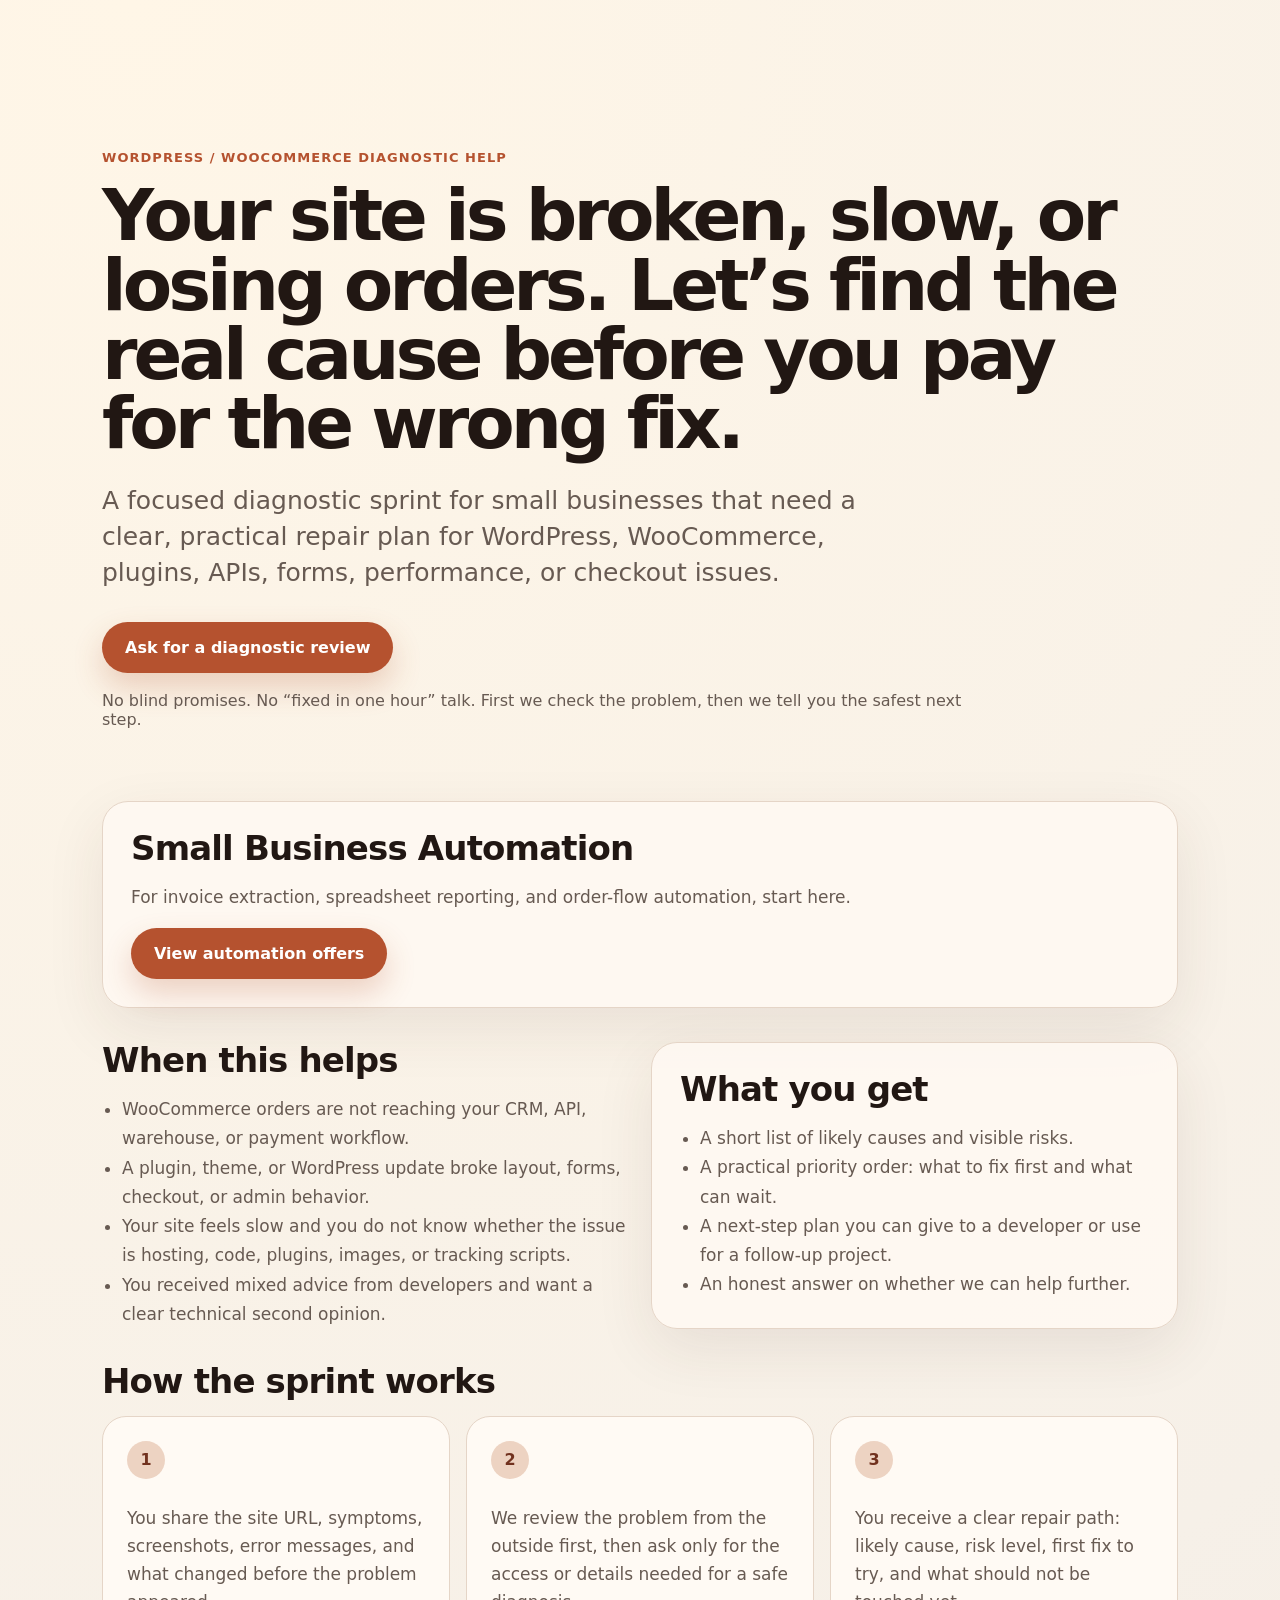
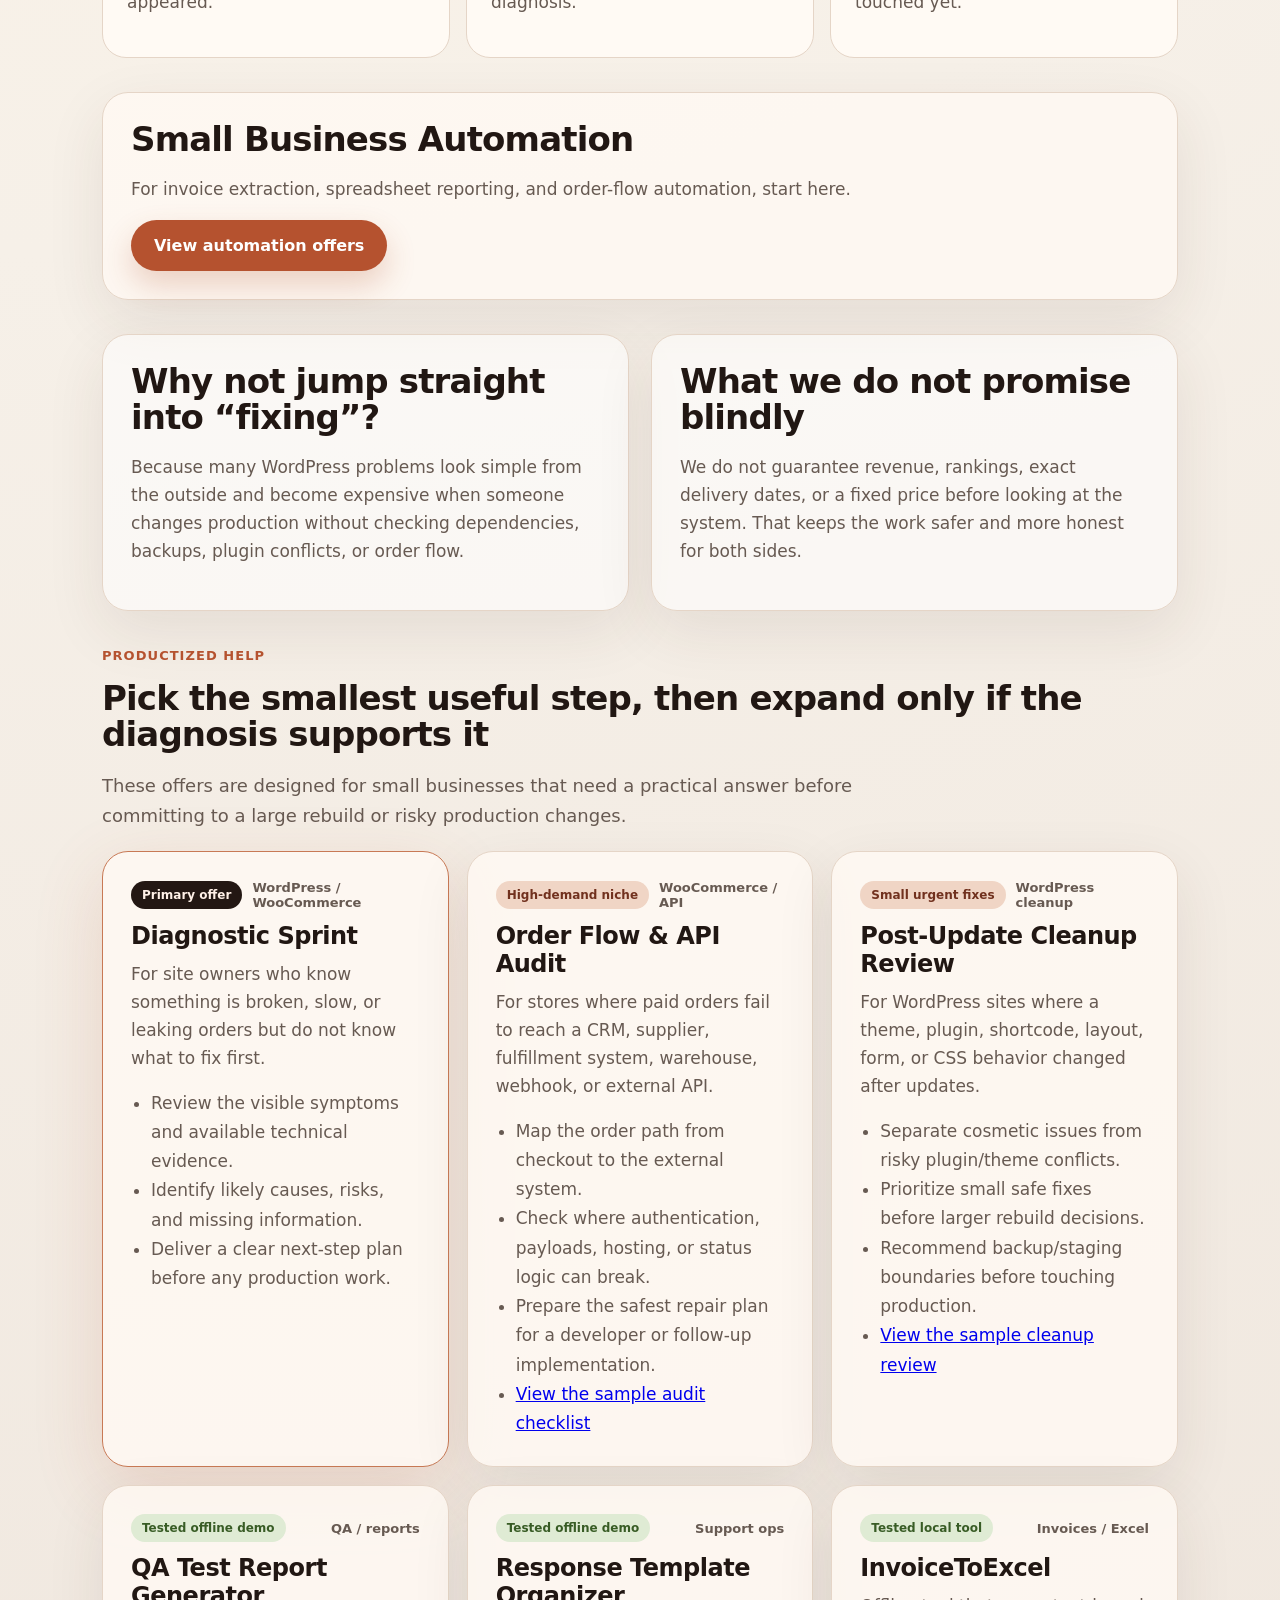
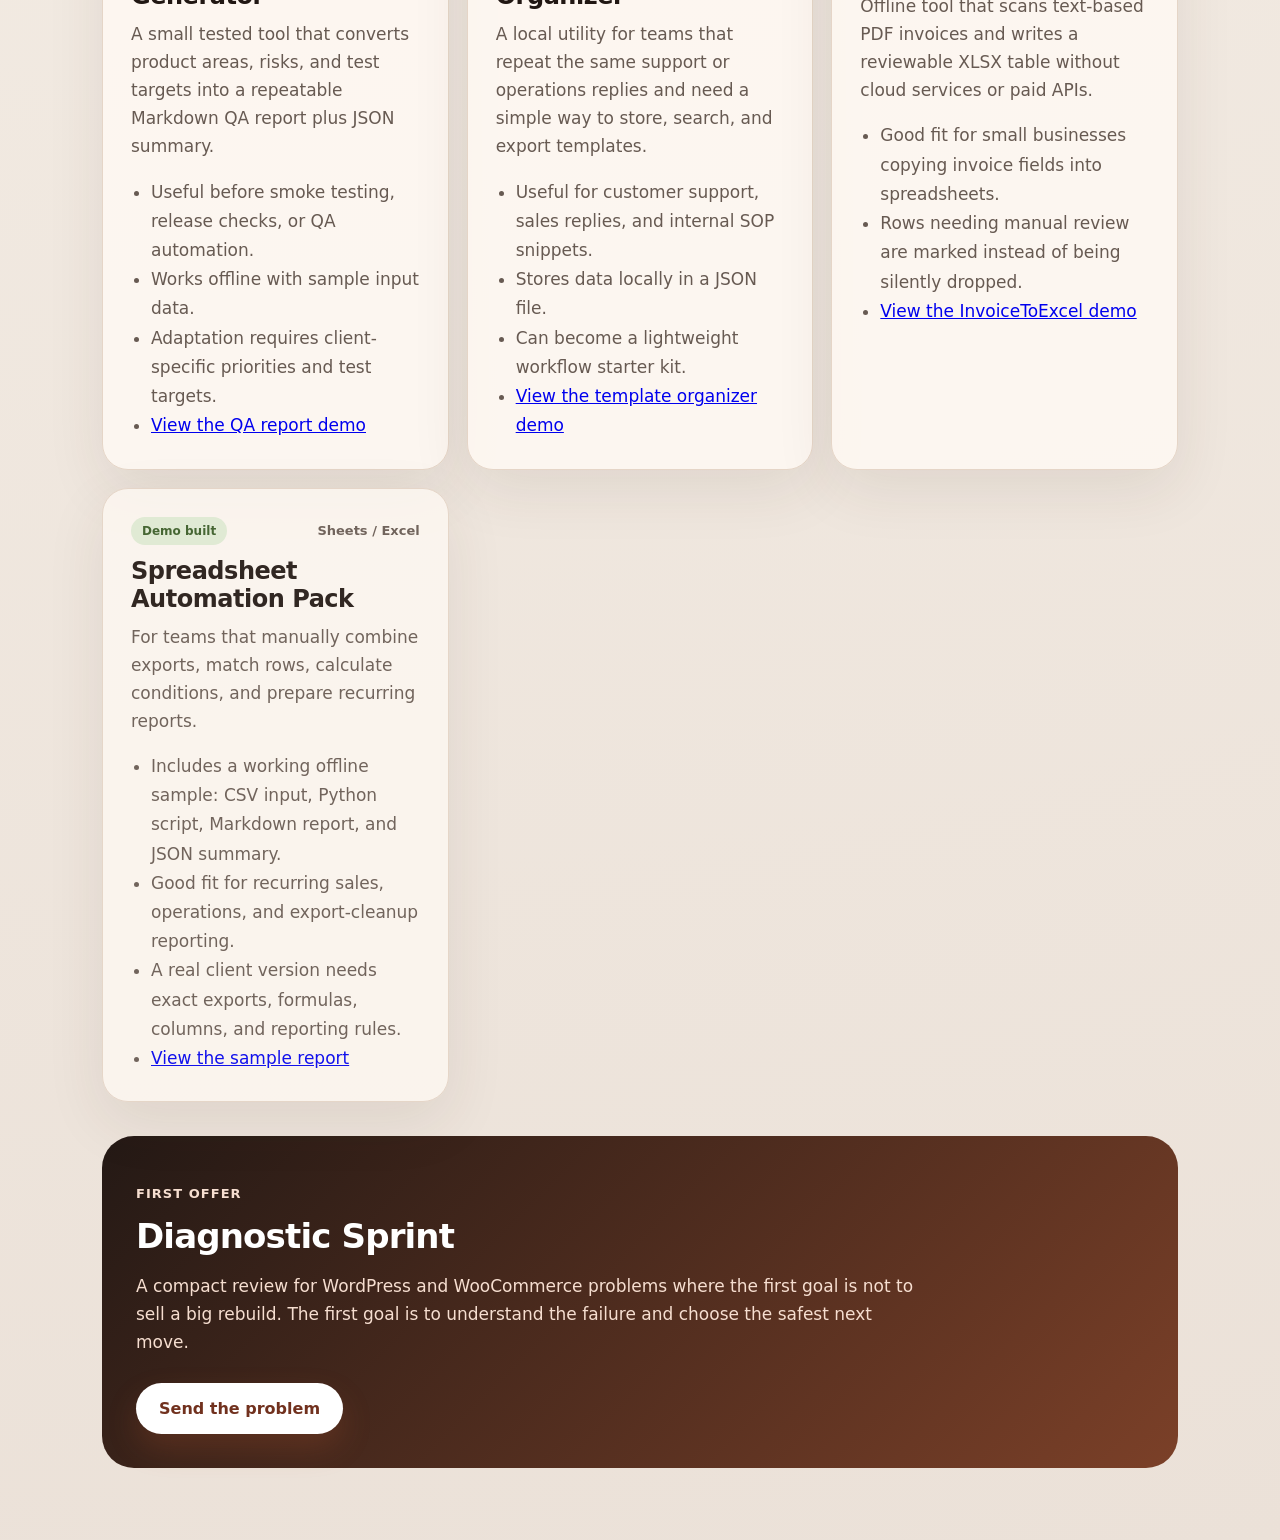
<file: index.html>
<!doctype html>
<html lang="en">
<head>
  <meta charset="utf-8" />
  <meta name="viewport" content="width=device-width, initial-scale=1" />
  <title>WordPress & WooCommerce Diagnostic Sprint</title>
  <meta name="description" content="A practical diagnostic sprint for WordPress and WooCommerce issues before you spend money on the wrong fix." />
  <link rel="stylesheet" href="style.css" />
</head>
<body>
  <main>
    <section class="hero">
      <p class="eyebrow">WordPress / WooCommerce diagnostic help</p>
      <h1>Your site is broken, slow, or losing orders. Let’s find the real cause before you pay for the wrong fix.</h1>
      <p class="lead">A focused diagnostic sprint for small businesses that need a clear, practical repair plan for WordPress, WooCommerce, plugins, APIs, forms, performance, or checkout issues.</p>
      <div class="cta-row">
        <a class="button" href="intake/">Ask for a diagnostic review</a>
        <span>No blind promises. No “fixed in one hour” talk. First we check the problem, then we tell you the safest next step.</span>
      </div>
    </section>

    <section class="card dark"><h2>Small Business Automation</h2><p>For invoice extraction, spreadsheet reporting, and order-flow automation, start here.</p><a class="button" href="small-business-automation/">View automation offers</a></section>

    <section class="grid two">
      <div>
        <h2>When this helps</h2>
        <ul>
          <li>WooCommerce orders are not reaching your CRM, API, warehouse, or payment workflow.</li>
          <li>A plugin, theme, or WordPress update broke layout, forms, checkout, or admin behavior.</li>
          <li>Your site feels slow and you do not know whether the issue is hosting, code, plugins, images, or tracking scripts.</li>
          <li>You received mixed advice from developers and want a clear technical second opinion.</li>
        </ul>
      </div>
      <div class="card">
        <h2>What you get</h2>
        <ul>
          <li>A short list of likely causes and visible risks.</li>
          <li>A practical priority order: what to fix first and what can wait.</li>
          <li>A next-step plan you can give to a developer or use for a follow-up project.</li>
          <li>An honest answer on whether we can help further.</li>
        </ul>
      </div>
    </section>

    <section>
      <h2>How the sprint works</h2>
      <div class="steps">
        <div><strong>1</strong><p>You share the site URL, symptoms, screenshots, error messages, and what changed before the problem appeared.</p></div>
        <div><strong>2</strong><p>We review the problem from the outside first, then ask only for the access or details needed for a safe diagnosis.</p></div>
        <div><strong>3</strong><p>You receive a clear repair path: likely cause, risk level, first fix to try, and what should not be touched yet.</p></div>
      </div>
    </section>

    <section class="card dark"><h2>Small Business Automation</h2><p>For invoice extraction, spreadsheet reporting, and order-flow automation, start here.</p><a class="button" href="small-business-automation/">View automation offers</a></section>

    <section class="grid two">
      <div class="card soft">
        <h2>Why not jump straight into “fixing”?</h2>
        <p>Because many WordPress problems look simple from the outside and become expensive when someone changes production without checking dependencies, backups, plugin conflicts, or order flow.</p>
      </div>
      <div class="card soft">
        <h2>What we do not promise blindly</h2>
        <p>We do not guarantee revenue, rankings, exact delivery dates, or a fixed price before looking at the system. That keeps the work safer and more honest for both sides.</p>
      </div>
    </section>
    <section class="products" id="offers">
      <p class="eyebrow">Productized help</p>
      <h2>Pick the smallest useful step, then expand only if the diagnosis supports it</h2>
      <p class="section-lead">These offers are designed for small businesses that need a practical answer before committing to a large rebuild or risky production changes.</p>
      <div class="product-list">
        <article class="card product-card featured">
          <div class="product-topline"><span class="tag hot">Primary offer</span><span>WordPress / WooCommerce</span></div>
          <h3>Diagnostic Sprint</h3>
          <p>For site owners who know something is broken, slow, or leaking orders but do not know what to fix first.</p>
          <ul>
            <li>Review the visible symptoms and available technical evidence.</li>
            <li>Identify likely causes, risks, and missing information.</li>
            <li>Deliver a clear next-step plan before any production work.</li>
          </ul>
        </article>
        <article class="card product-card">
          <div class="product-topline"><span class="tag">High-demand niche</span><span>WooCommerce / API</span></div>
          <h3>Order Flow & API Audit</h3>
          <p>For stores where paid orders fail to reach a CRM, supplier, fulfillment system, warehouse, webhook, or external API.</p>
          <ul>
            <li>Map the order path from checkout to the external system.</li>
            <li>Check where authentication, payloads, hosting, or status logic can break.</li>
            <li>Prepare the safest repair plan for a developer or follow-up implementation.</li><li><a href="demos/woocommerce-api-audit/">View the sample audit checklist</a></li>
          </ul>
        </article>
        <article class="card product-card">
          <div class="product-topline"><span class="tag">Small urgent fixes</span><span>WordPress cleanup</span></div>
          <h3>Post-Update Cleanup Review</h3>
          <p>For WordPress sites where a theme, plugin, shortcode, layout, form, or CSS behavior changed after updates.</p>
          <ul>
            <li>Separate cosmetic issues from risky plugin/theme conflicts.</li>
            <li>Prioritize small safe fixes before larger rebuild decisions.</li>
            <li>Recommend backup/staging boundaries before touching production.</li><li><a href="demos/wordpress-cleanup-review/">View the sample cleanup review</a></li>
          </ul>
        </article>
        <article class="card product-card">
          <div class="product-topline"><span class="tag tested">Tested offline demo</span><span>QA / reports</span></div>
          <h3>QA Test Report Generator</h3>
          <p>A small tested tool that converts product areas, risks, and test targets into a repeatable Markdown QA report plus JSON summary.</p>
          <ul>
            <li>Useful before smoke testing, release checks, or QA automation.</li>
            <li>Works offline with sample input data.</li>
            <li>Adaptation requires client-specific priorities and test targets.</li><li><a href="demos/qa-test-report-generator/">View the QA report demo</a></li>
          </ul>
        </article>
        <article class="card product-card">
          <div class="product-topline"><span class="tag tested">Tested offline demo</span><span>Support ops</span></div>
          <h3>Response Template Organizer</h3>
          <p>A local utility for teams that repeat the same support or operations replies and need a simple way to store, search, and export templates.</p>
          <ul>
            <li>Useful for customer support, sales replies, and internal SOP snippets.</li>
            <li>Stores data locally in a JSON file.</li>
            <li>Can become a lightweight workflow starter kit.</li><li><a href="demos/response-template-organizer/">View the template organizer demo</a></li>
          </ul>
        </article>
        <article class="card product-card">
          <div class="product-topline"><span class="tag tested">Tested local tool</span><span>Invoices / Excel</span></div>
          <h3>InvoiceToExcel</h3>
          <p>Offline tool that scans text-based PDF invoices and writes a reviewable XLSX table without cloud services or paid APIs.</p>
          <ul>
            <li>Good fit for small businesses copying invoice fields into spreadsheets.</li>
            <li>Rows needing manual review are marked instead of being silently dropped.</li>
            <li><a href="demos/invoice-to-excel/">View the InvoiceToExcel demo</a></li>
          </ul>
        </article>        <article class="card product-card draft">
          <div class="product-topline"><span class="tag tested">Demo built</span><span>Sheets / Excel</span></div>
          <h3>Spreadsheet Automation Pack</h3>
          <p>For teams that manually combine exports, match rows, calculate conditions, and prepare recurring reports.</p>
          <ul>
            <li>Includes a working offline sample: CSV input, Python script, Markdown report, and JSON summary.</li>
            <li>Good fit for recurring sales, operations, and export-cleanup reporting.</li>
            <li>A real client version needs exact exports, formulas, columns, and reporting rules.</li><li><a href="demos/spreadsheet-automation-pack/sample_report.html">View the sample report</a></li>
          </ul>
        </article>
      </div>
    </section>

    <section class="offer">
      <p class="eyebrow light">First offer</p>
      <h2>Diagnostic Sprint</h2>
      <p>A compact review for WordPress and WooCommerce problems where the first goal is not to sell a big rebuild. The first goal is to understand the failure and choose the safest next move.</p>
      <a class="button secondary" href="intake/">Send the problem</a>
    </section>
  </main>
</body>
</html>
</file>
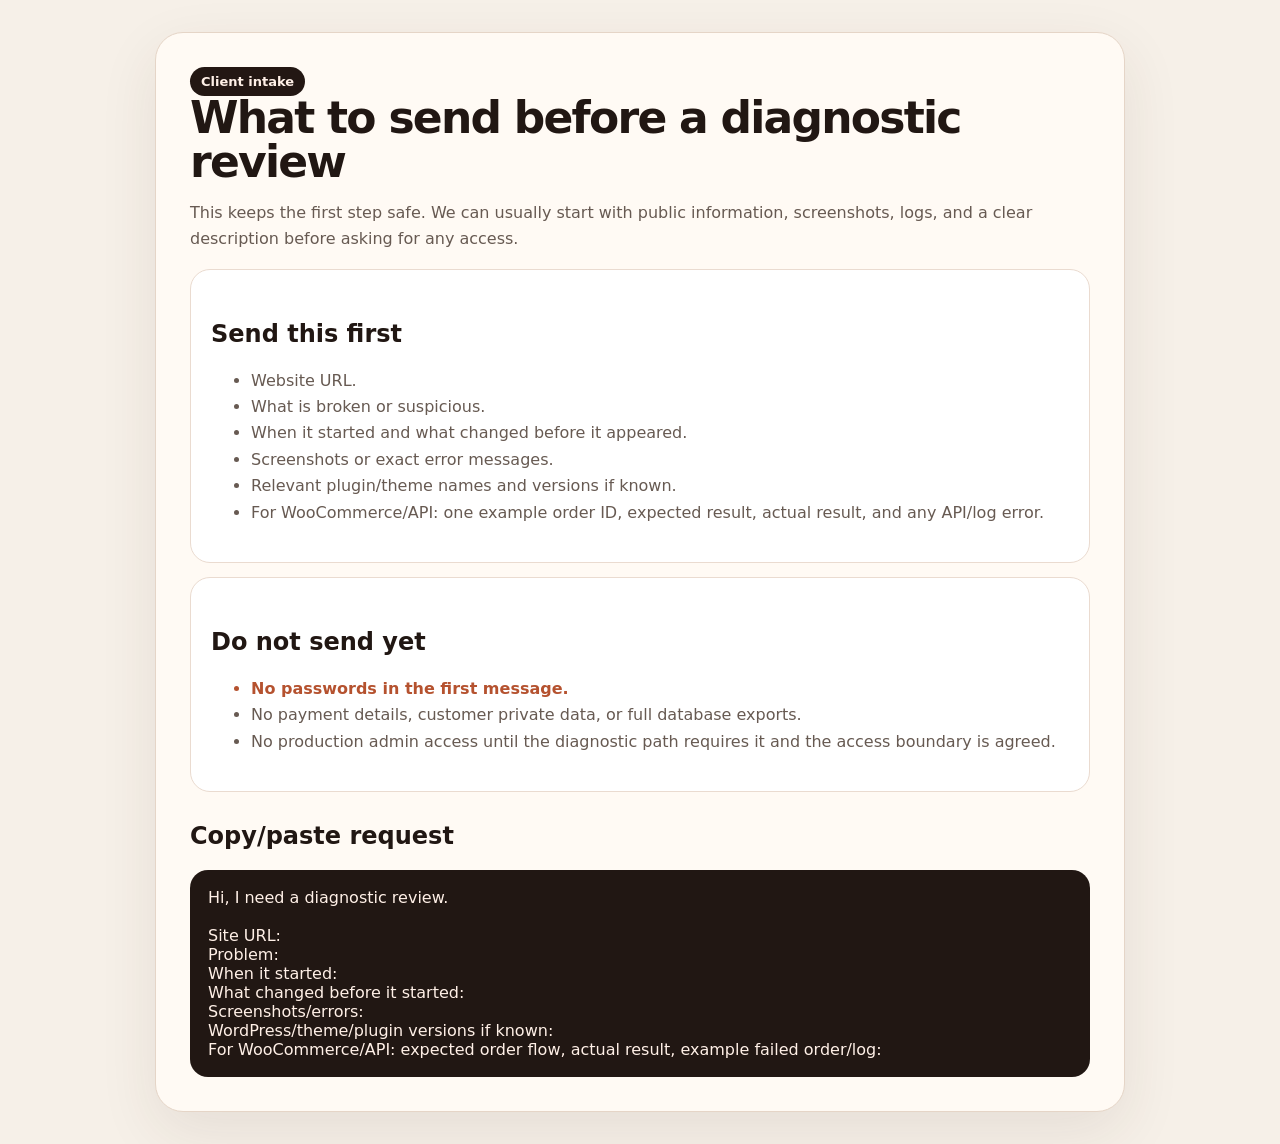
<file: intake/index.html>
<!doctype html>
<html lang="en">
<head>
  <meta charset="utf-8" />
  <meta name="viewport" content="width=device-width, initial-scale=1" />
  <title>Diagnostic Intake — What to Send First</title>
  <style>
    body{font-family:Inter,system-ui,-apple-system,BlinkMacSystemFont,"Segoe UI",sans-serif;background:#f6f0e8;color:#211713;margin:0;padding:32px}main{max-width:900px;margin:0 auto;background:#fffaf4;border:1px solid #e5d5c7;border-radius:28px;padding:34px;box-shadow:0 20px 60px rgba(69,43,28,.09)}h1{font-size:44px;line-height:1;margin:0 0 14px;letter-spacing:-.04em}h2{margin-top:30px}p,li{color:#675a52;line-height:1.65}.pill{display:inline-block;background:#231713;color:#fff0e7;padding:7px 11px;border-radius:999px;font-weight:850;font-size:13px}.box{background:white;border:1px solid #eadbd0;border-radius:20px;padding:20px;margin-top:14px}.copy{white-space:pre-wrap;background:#211713;color:#fff0e7;border-radius:18px;padding:18px;overflow:auto}.warn{color:#b5522f;font-weight:850}</style>
</head>
<body>
<main>
  <span class="pill">Client intake</span>
  <h1>What to send before a diagnostic review</h1>
  <p>This keeps the first step safe. We can usually start with public information, screenshots, logs, and a clear description before asking for any access.</p>
  <div class="box">
    <h2>Send this first</h2>
    <ul>
      <li>Website URL.</li>
      <li>What is broken or suspicious.</li>
      <li>When it started and what changed before it appeared.</li>
      <li>Screenshots or exact error messages.</li>
      <li>Relevant plugin/theme names and versions if known.</li>
      <li>For WooCommerce/API: one example order ID, expected result, actual result, and any API/log error.</li>
    </ul>
  </div>
  <div class="box">
    <h2>Do not send yet</h2>
    <ul>
      <li class="warn">No passwords in the first message.</li>
      <li>No payment details, customer private data, or full database exports.</li>
      <li>No production admin access until the diagnostic path requires it and the access boundary is agreed.</li>
    </ul>
  </div>
  <h2>Copy/paste request</h2>
  <div class="copy">Hi, I need a diagnostic review.

Site URL:
Problem:
When it started:
What changed before it started:
Screenshots/errors:
WordPress/theme/plugin versions if known:
For WooCommerce/API: expected order flow, actual result, example failed order/log:</div>
</main>
</body>
</html>
</file>
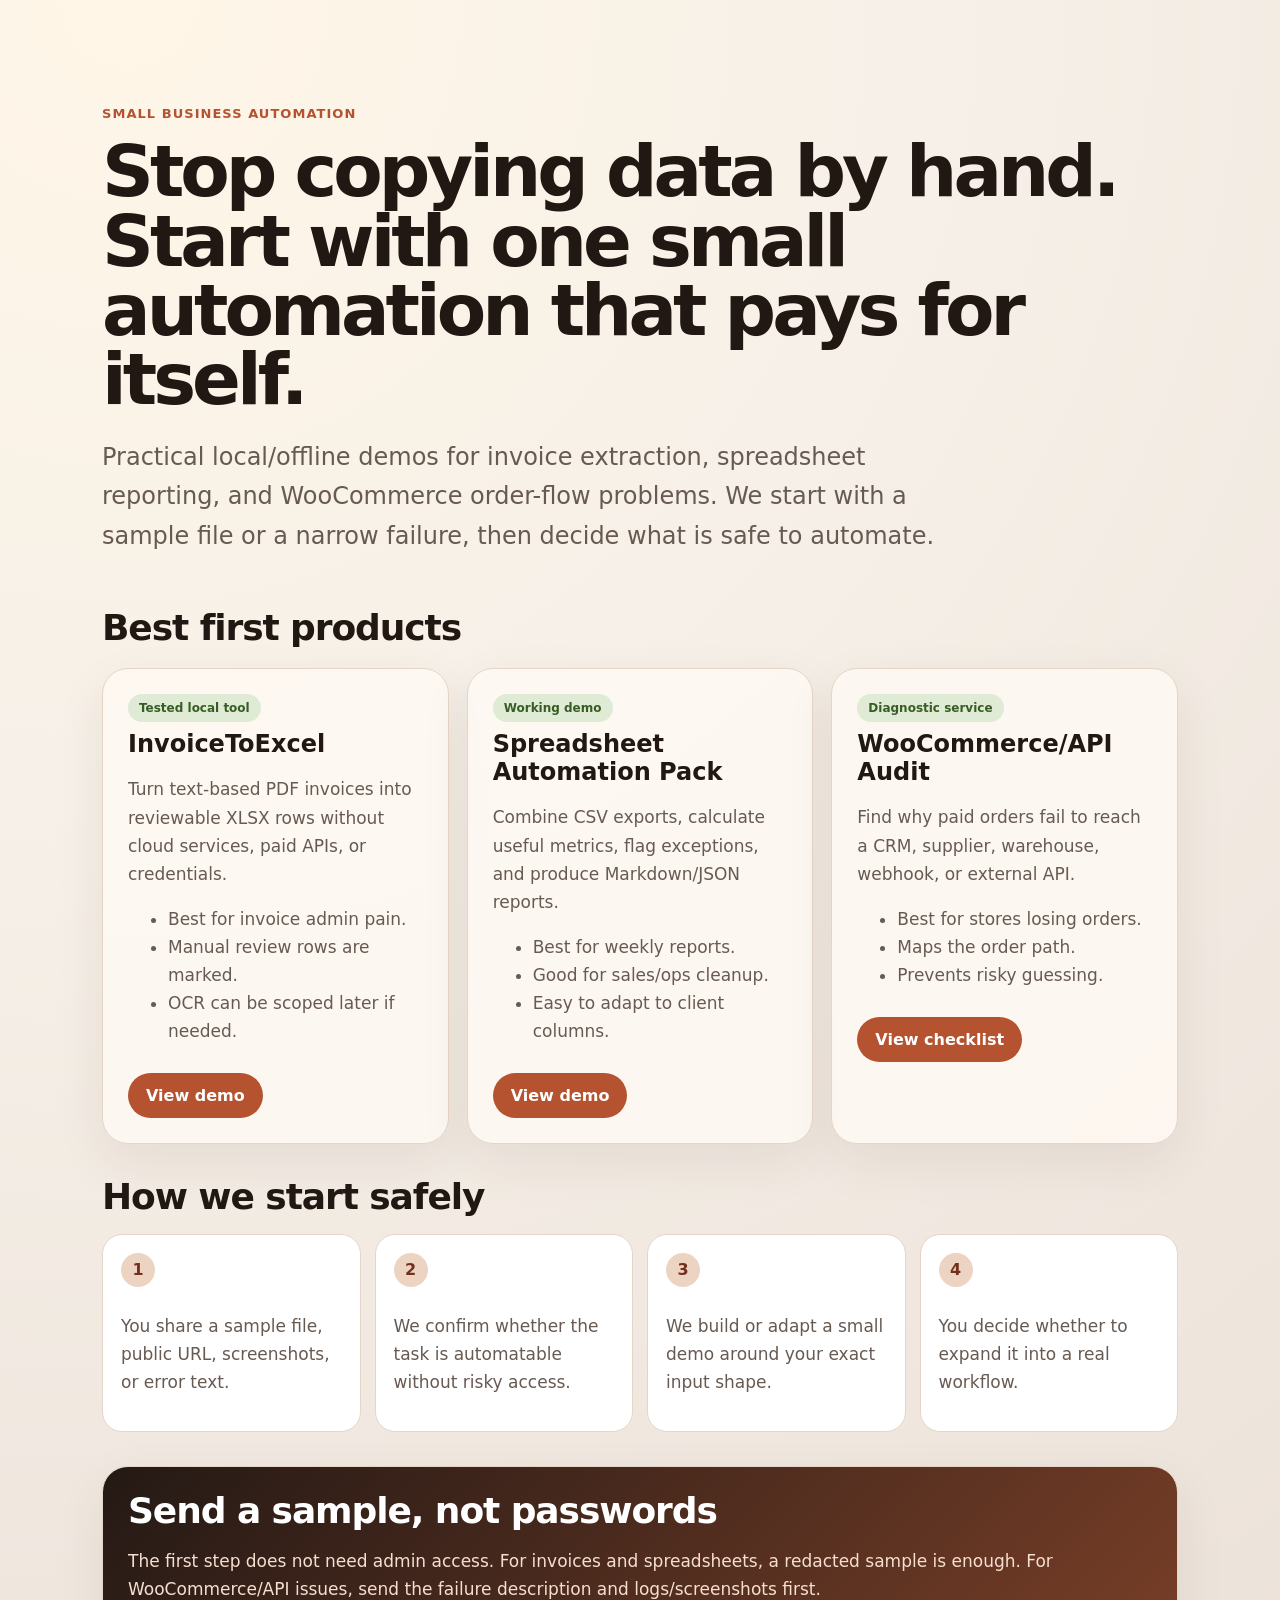
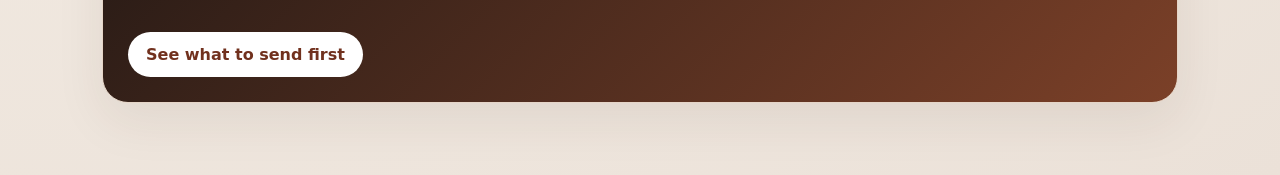
<file: small-business-automation/index.html>
<!doctype html>
<html lang="en">
<head>
  <meta charset="utf-8" />
  <meta name="viewport" content="width=device-width, initial-scale=1" />
  <title>Small Business Automation — Practical Offline Tools</title>
  <meta name="description" content="Small business automation demos for invoices, spreadsheet reports, and WooCommerce order/API issues." />
  <style>
    :root{--bg:#f6f0e8;--ink:#211713;--muted:#675a52;--line:#e5d5c7;--accent:#b5522f;--dark:#241915;--card:#fffaf4}
    *{box-sizing:border-box}body{font-family:Inter,system-ui,-apple-system,BlinkMacSystemFont,"Segoe UI",sans-serif;background:radial-gradient(circle at 10% 0%,#fff6e7 0,var(--bg) 38%,#ebe1d8 100%);color:var(--ink);margin:0}main{max-width:1120px;margin:0 auto;padding:42px 22px 72px}.hero{padding:48px 0 28px}.eyebrow{color:var(--accent);font-weight:850;letter-spacing:.08em;text-transform:uppercase;font-size:13px}h1{font-size:clamp(38px,6vw,72px);line-height:.96;letter-spacing:-.055em;margin:12px 0 20px}h2{font-size:clamp(27px,3vw,36px);line-height:1.05;letter-spacing:-.03em;margin:0 0 15px}h3{font-size:24px;margin:8px 0 10px}p,li{color:var(--muted);line-height:1.65;font-size:17px}.lead{font-size:clamp(20px,2vw,24px);max-width:840px}.grid{display:grid;grid-template-columns:repeat(3,minmax(0,1fr));gap:18px;margin-top:22px}.card{background:rgba(255,250,244,.86);border:1px solid var(--line);border-radius:26px;padding:25px;box-shadow:0 18px 50px rgba(69,43,28,.08)}.tag{display:inline-block;padding:7px 11px;border-radius:999px;background:#dfebd4;color:#385c25;font-size:12px;font-weight:850}.button{display:inline-block;margin-top:12px;padding:13px 18px;border-radius:999px;background:var(--accent);color:#fff;text-decoration:none;font-weight:850}.dark{background:linear-gradient(135deg,#241915,#7b4028);color:white}.dark p,.dark li{color:#f6ded0}.dark h2,.dark h3{color:white}.dark .button{background:white;color:#71311e}.process{display:grid;grid-template-columns:repeat(4,minmax(0,1fr));gap:14px;margin-top:18px}.step{background:white;border:1px solid var(--line);border-radius:20px;padding:18px}.step strong{display:inline-grid;place-items:center;width:34px;height:34px;border-radius:50%;background:#edd3c2;color:#71311e;margin-bottom:8px}@media(max-width:900px){.grid,.process{grid-template-columns:1fr 1fr}}@media(max-width:640px){main{padding:28px 18px 52px}.grid,.process{grid-template-columns:1fr}h1{font-size:36px}}
  </style>
</head>
<body>
<main>
  <section class="hero">
    <p class="eyebrow">Small business automation</p>
    <h1>Stop copying data by hand. Start with one small automation that pays for itself.</h1>
    <p class="lead">Practical local/offline demos for invoice extraction, spreadsheet reporting, and WooCommerce order-flow problems. We start with a sample file or a narrow failure, then decide what is safe to automate.</p>
  </section>

  <section>
    <h2>Best first products</h2>
    <div class="grid">
      <article class="card">
        <span class="tag">Tested local tool</span>
        <h3>InvoiceToExcel</h3>
        <p>Turn text-based PDF invoices into reviewable XLSX rows without cloud services, paid APIs, or credentials.</p>
        <ul><li>Best for invoice admin pain.</li><li>Manual review rows are marked.</li><li>OCR can be scoped later if needed.</li></ul>
        <a class="button" href="../demos/invoice-to-excel/">View demo</a>
      </article>
      <article class="card">
        <span class="tag">Working demo</span>
        <h3>Spreadsheet Automation Pack</h3>
        <p>Combine CSV exports, calculate useful metrics, flag exceptions, and produce Markdown/JSON reports.</p>
        <ul><li>Best for weekly reports.</li><li>Good for sales/ops cleanup.</li><li>Easy to adapt to client columns.</li></ul>
        <a class="button" href="../demos/spreadsheet-automation-pack/sample_report.html">View demo</a>
      </article>
      <article class="card">
        <span class="tag">Diagnostic service</span>
        <h3>WooCommerce/API Audit</h3>
        <p>Find why paid orders fail to reach a CRM, supplier, warehouse, webhook, or external API.</p>
        <ul><li>Best for stores losing orders.</li><li>Maps the order path.</li><li>Prevents risky guessing.</li></ul>
        <a class="button" href="../demos/woocommerce-api-audit/">View checklist</a>
      </article>
    </div>
  </section>

  <section style="margin-top:34px">
    <h2>How we start safely</h2>
    <div class="process">
      <div class="step"><strong>1</strong><p>You share a sample file, public URL, screenshots, or error text.</p></div>
      <div class="step"><strong>2</strong><p>We confirm whether the task is automatable without risky access.</p></div>
      <div class="step"><strong>3</strong><p>We build or adapt a small demo around your exact input shape.</p></div>
      <div class="step"><strong>4</strong><p>You decide whether to expand it into a real workflow.</p></div>
    </div>
  </section>

  <section class="card dark" style="margin-top:34px">
    <h2>Send a sample, not passwords</h2>
    <p>The first step does not need admin access. For invoices and spreadsheets, a redacted sample is enough. For WooCommerce/API issues, send the failure description and logs/screenshots first.</p>
    <a class="button" href="../intake/">See what to send first</a>
  </section>
</main>
</body>
</html>
</file>
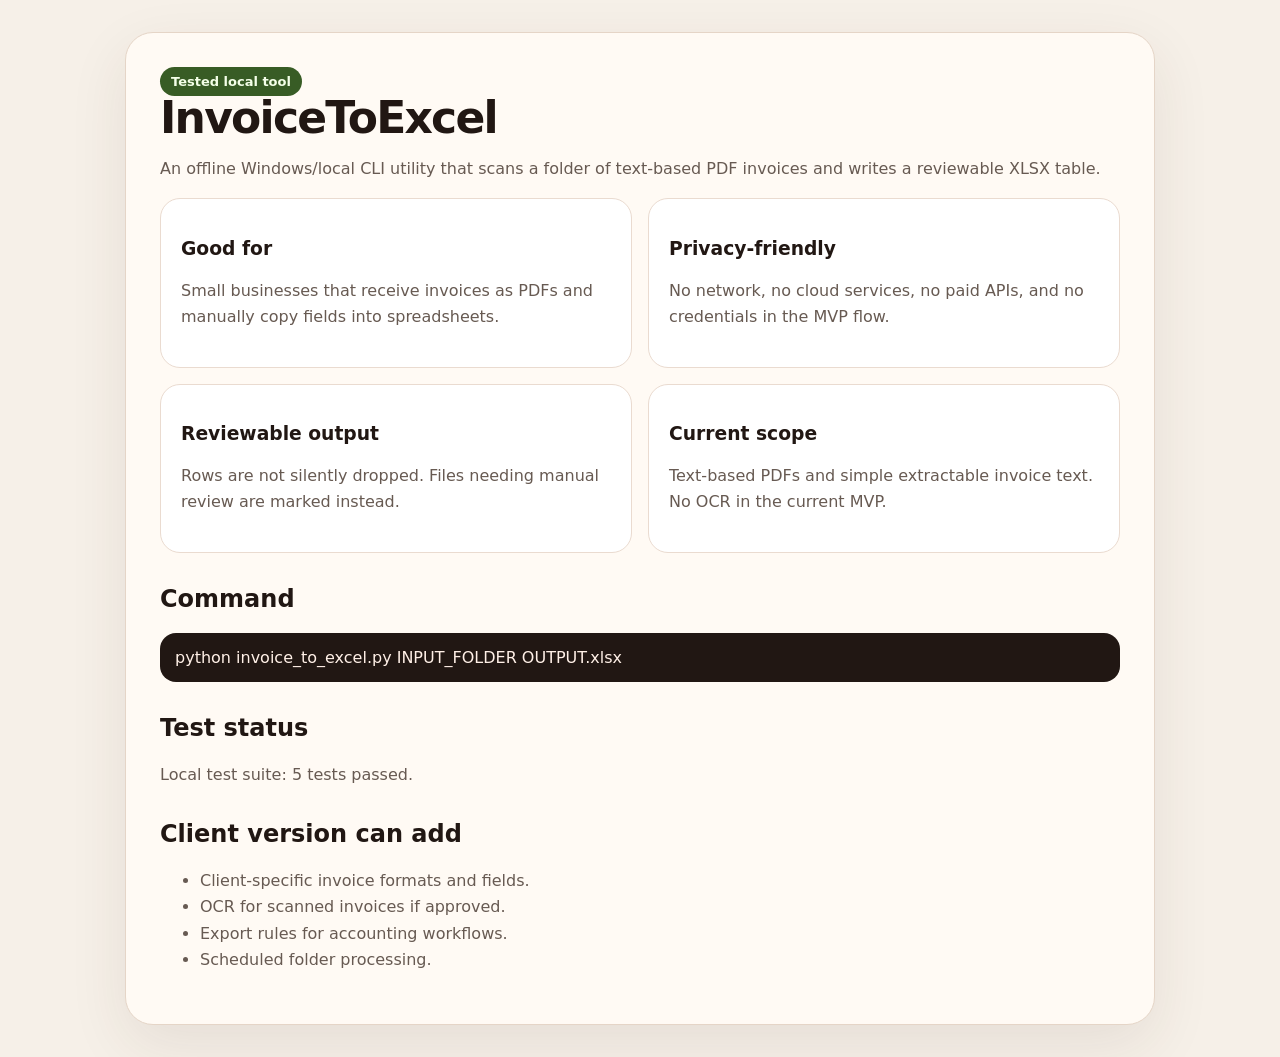
<file: demos/invoice-to-excel/index.html>
<!doctype html>
<html lang="en">
<head>
  <meta charset="utf-8" />
  <meta name="viewport" content="width=device-width, initial-scale=1" />
  <title>InvoiceToExcel — Offline Invoice Extraction Demo</title>
  <style>
    body{font-family:Inter,system-ui,-apple-system,BlinkMacSystemFont,"Segoe UI",sans-serif;background:#f6f0e8;color:#211713;margin:0;padding:32px}main{max-width:960px;margin:0 auto;background:#fffaf4;border:1px solid #e5d5c7;border-radius:28px;padding:34px;box-shadow:0 20px 60px rgba(69,43,28,.09)}h1{font-size:44px;line-height:1;margin:0 0 14px;letter-spacing:-.04em}h2{margin-top:32px}p,li{color:#675a52;line-height:1.65}.pill{display:inline-block;background:#385c25;color:#f4ffe8;padding:7px 11px;border-radius:999px;font-weight:850;font-size:13px}.code{background:#211713;color:#fff0e7;border-radius:16px;padding:15px;overflow:auto}.grid{display:grid;grid-template-columns:repeat(2,minmax(0,1fr));gap:16px}.card{background:white;border:1px solid #eadbd0;border-radius:20px;padding:20px}@media(max-width:720px){.grid{grid-template-columns:1fr}body{padding:18px}h1{font-size:34px}}</style>
</head>
<body>
<main>
  <span class="pill">Tested local tool</span>
  <h1>InvoiceToExcel</h1>
  <p>An offline Windows/local CLI utility that scans a folder of text-based PDF invoices and writes a reviewable XLSX table.</p>
  <div class="grid">
    <div class="card"><h3>Good for</h3><p>Small businesses that receive invoices as PDFs and manually copy fields into spreadsheets.</p></div>
    <div class="card"><h3>Privacy-friendly</h3><p>No network, no cloud services, no paid APIs, and no credentials in the MVP flow.</p></div>
    <div class="card"><h3>Reviewable output</h3><p>Rows are not silently dropped. Files needing manual review are marked instead.</p></div>
    <div class="card"><h3>Current scope</h3><p>Text-based PDFs and simple extractable invoice text. No OCR in the current MVP.</p></div>
  </div>
  <h2>Command</h2>
  <div class="code">python invoice_to_excel.py INPUT_FOLDER OUTPUT.xlsx</div>
  <h2>Test status</h2>
  <p>Local test suite: 5 tests passed.</p>
  <h2>Client version can add</h2>
  <ul>
    <li>Client-specific invoice formats and fields.</li>
    <li>OCR for scanned invoices if approved.</li>
    <li>Export rules for accounting workflows.</li>
    <li>Scheduled folder processing.</li>
  </ul>
</main>
</body>
</html>
</file>
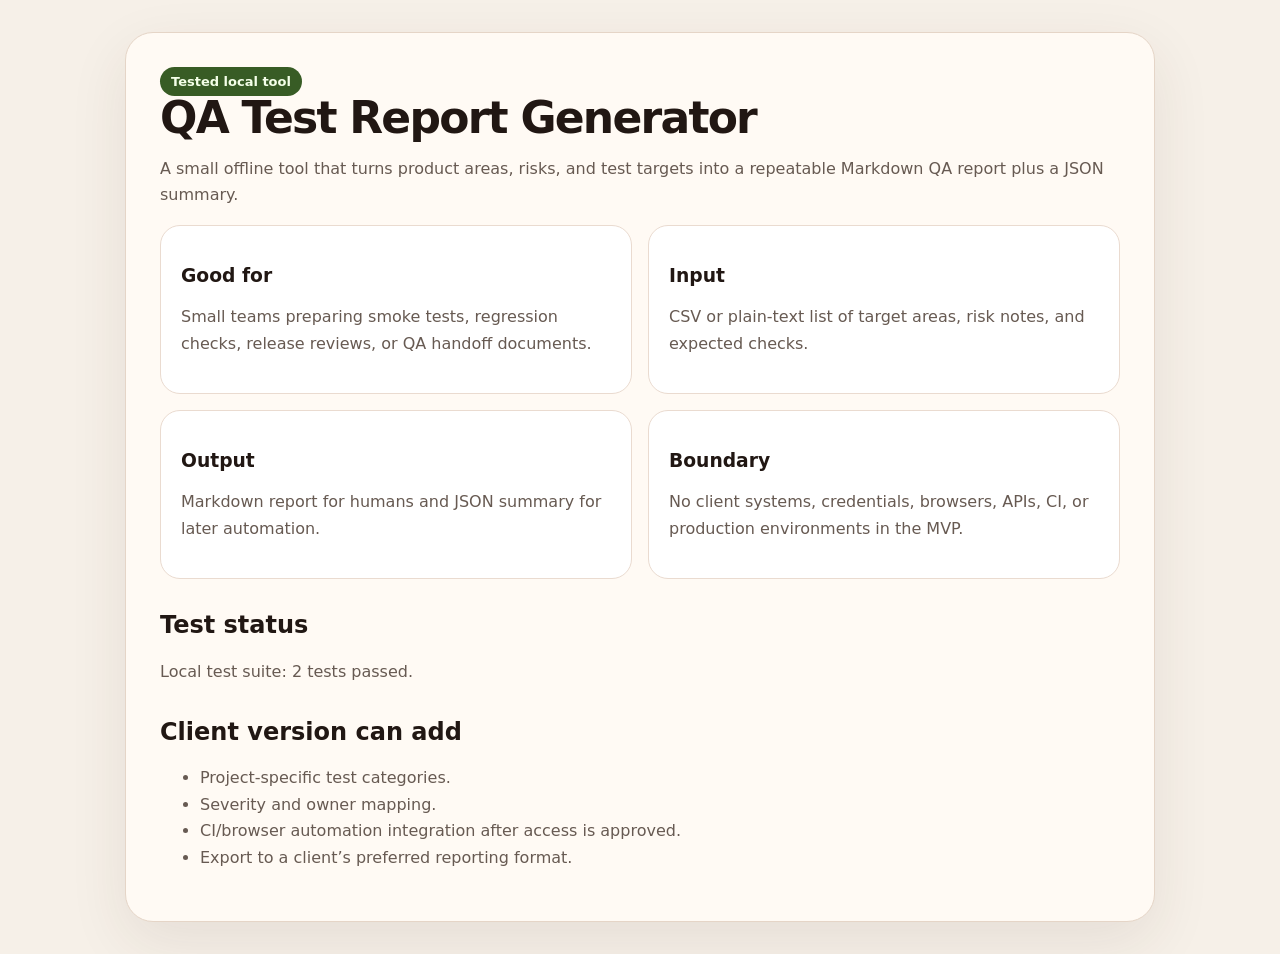
<file: demos/qa-test-report-generator/index.html>
<!doctype html>
<html lang="en">
<head>
  <meta charset="utf-8" />
  <meta name="viewport" content="width=device-width, initial-scale=1" />
  <title>QA Test Report Generator — Demo</title>
  <style>
    body{font-family:Inter,system-ui,-apple-system,BlinkMacSystemFont,"Segoe UI",sans-serif;background:#f6f0e8;color:#211713;margin:0;padding:32px}main{max-width:960px;margin:0 auto;background:#fffaf4;border:1px solid #e5d5c7;border-radius:28px;padding:34px;box-shadow:0 20px 60px rgba(69,43,28,.09)}h1{font-size:44px;line-height:1;margin:0 0 14px;letter-spacing:-.04em}h2{margin-top:32px}p,li{color:#675a52;line-height:1.65}.pill{display:inline-block;background:#385c25;color:#f4ffe8;padding:7px 11px;border-radius:999px;font-weight:850;font-size:13px}.grid{display:grid;grid-template-columns:repeat(2,minmax(0,1fr));gap:16px}.card{background:white;border:1px solid #eadbd0;border-radius:20px;padding:20px}.code{background:#211713;color:#fff0e7;border-radius:16px;padding:15px;overflow:auto}@media(max-width:720px){.grid{grid-template-columns:1fr}body{padding:18px}h1{font-size:34px}}</style>
</head>
<body><main><span class="pill">Tested local tool</span><h1>QA Test Report Generator</h1>
<p>A small offline tool that turns product areas, risks, and test targets into a repeatable Markdown QA report plus a JSON summary.</p>
<div class="grid">
  <div class="card"><h3>Good for</h3><p>Small teams preparing smoke tests, regression checks, release reviews, or QA handoff documents.</p></div>
  <div class="card"><h3>Input</h3><p>CSV or plain-text list of target areas, risk notes, and expected checks.</p></div>
  <div class="card"><h3>Output</h3><p>Markdown report for humans and JSON summary for later automation.</p></div>
  <div class="card"><h3>Boundary</h3><p>No client systems, credentials, browsers, APIs, CI, or production environments in the MVP.</p></div>
</div>
<h2>Test status</h2><p>Local test suite: 2 tests passed.</p>
<h2>Client version can add</h2><ul><li>Project-specific test categories.</li><li>Severity and owner mapping.</li><li>CI/browser automation integration after access is approved.</li><li>Export to a client’s preferred reporting format.</li></ul></main></body></html>
</file>
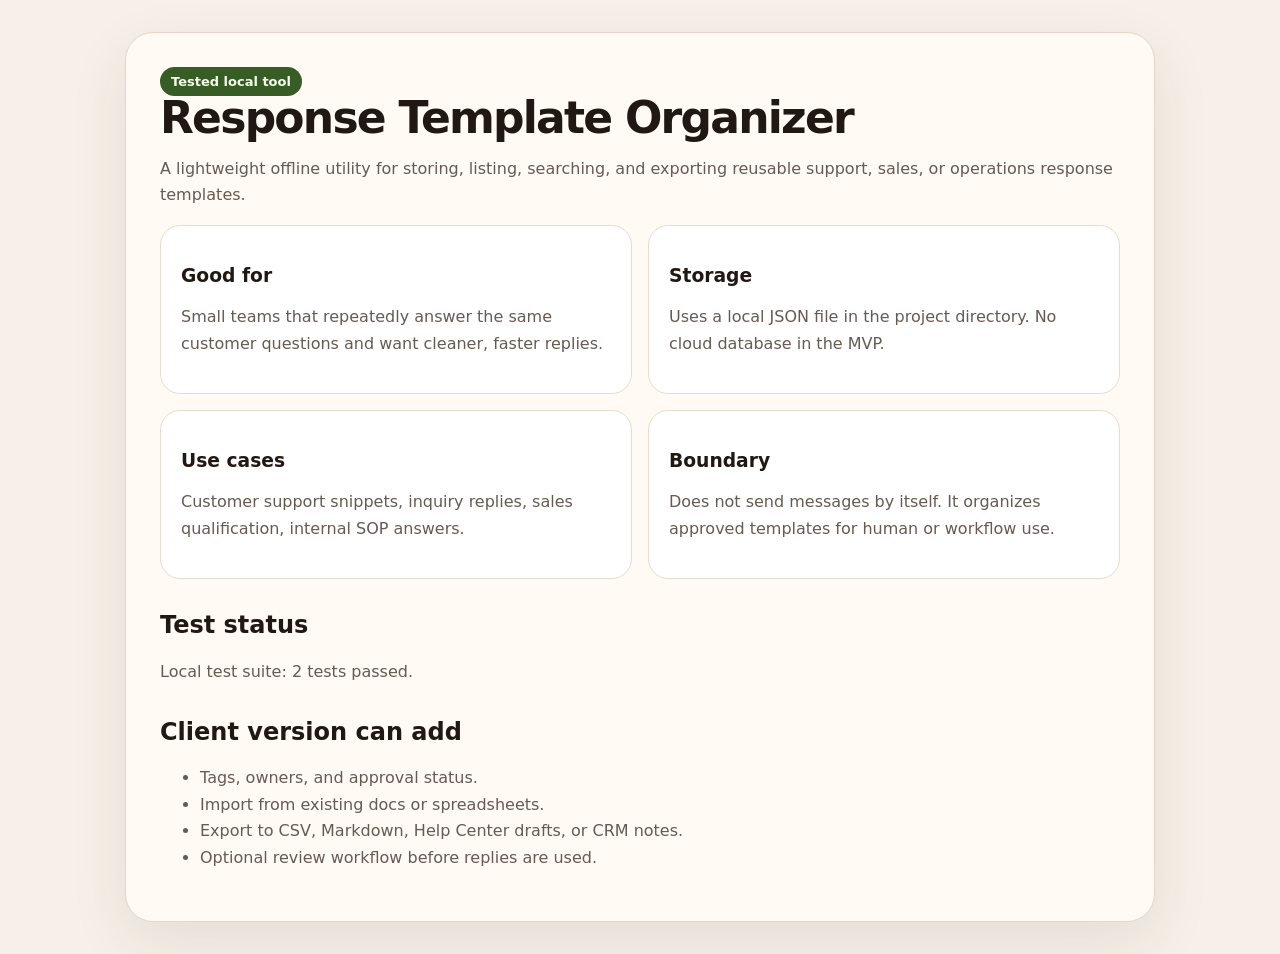
<file: demos/response-template-organizer/index.html>
<!doctype html>
<html lang="en">
<head>
  <meta charset="utf-8" />
  <meta name="viewport" content="width=device-width, initial-scale=1" />
  <title>Response Template Organizer — Demo</title>
  <style>
    body{font-family:Inter,system-ui,-apple-system,BlinkMacSystemFont,"Segoe UI",sans-serif;background:#f6f0e8;color:#211713;margin:0;padding:32px}main{max-width:960px;margin:0 auto;background:#fffaf4;border:1px solid #e5d5c7;border-radius:28px;padding:34px;box-shadow:0 20px 60px rgba(69,43,28,.09)}h1{font-size:44px;line-height:1;margin:0 0 14px;letter-spacing:-.04em}h2{margin-top:32px}p,li{color:#675a52;line-height:1.65}.pill{display:inline-block;background:#385c25;color:#f4ffe8;padding:7px 11px;border-radius:999px;font-weight:850;font-size:13px}.grid{display:grid;grid-template-columns:repeat(2,minmax(0,1fr));gap:16px}.card{background:white;border:1px solid #eadbd0;border-radius:20px;padding:20px}.code{background:#211713;color:#fff0e7;border-radius:16px;padding:15px;overflow:auto}@media(max-width:720px){.grid{grid-template-columns:1fr}body{padding:18px}h1{font-size:34px}}</style>
</head>
<body><main><span class="pill">Tested local tool</span><h1>Response Template Organizer</h1>
<p>A lightweight offline utility for storing, listing, searching, and exporting reusable support, sales, or operations response templates.</p>
<div class="grid">
  <div class="card"><h3>Good for</h3><p>Small teams that repeatedly answer the same customer questions and want cleaner, faster replies.</p></div>
  <div class="card"><h3>Storage</h3><p>Uses a local JSON file in the project directory. No cloud database in the MVP.</p></div>
  <div class="card"><h3>Use cases</h3><p>Customer support snippets, inquiry replies, sales qualification, internal SOP answers.</p></div>
  <div class="card"><h3>Boundary</h3><p>Does not send messages by itself. It organizes approved templates for human or workflow use.</p></div>
</div>
<h2>Test status</h2><p>Local test suite: 2 tests passed.</p>
<h2>Client version can add</h2><ul><li>Tags, owners, and approval status.</li><li>Import from existing docs or spreadsheets.</li><li>Export to CSV, Markdown, Help Center drafts, or CRM notes.</li><li>Optional review workflow before replies are used.</li></ul></main></body></html>
</file>
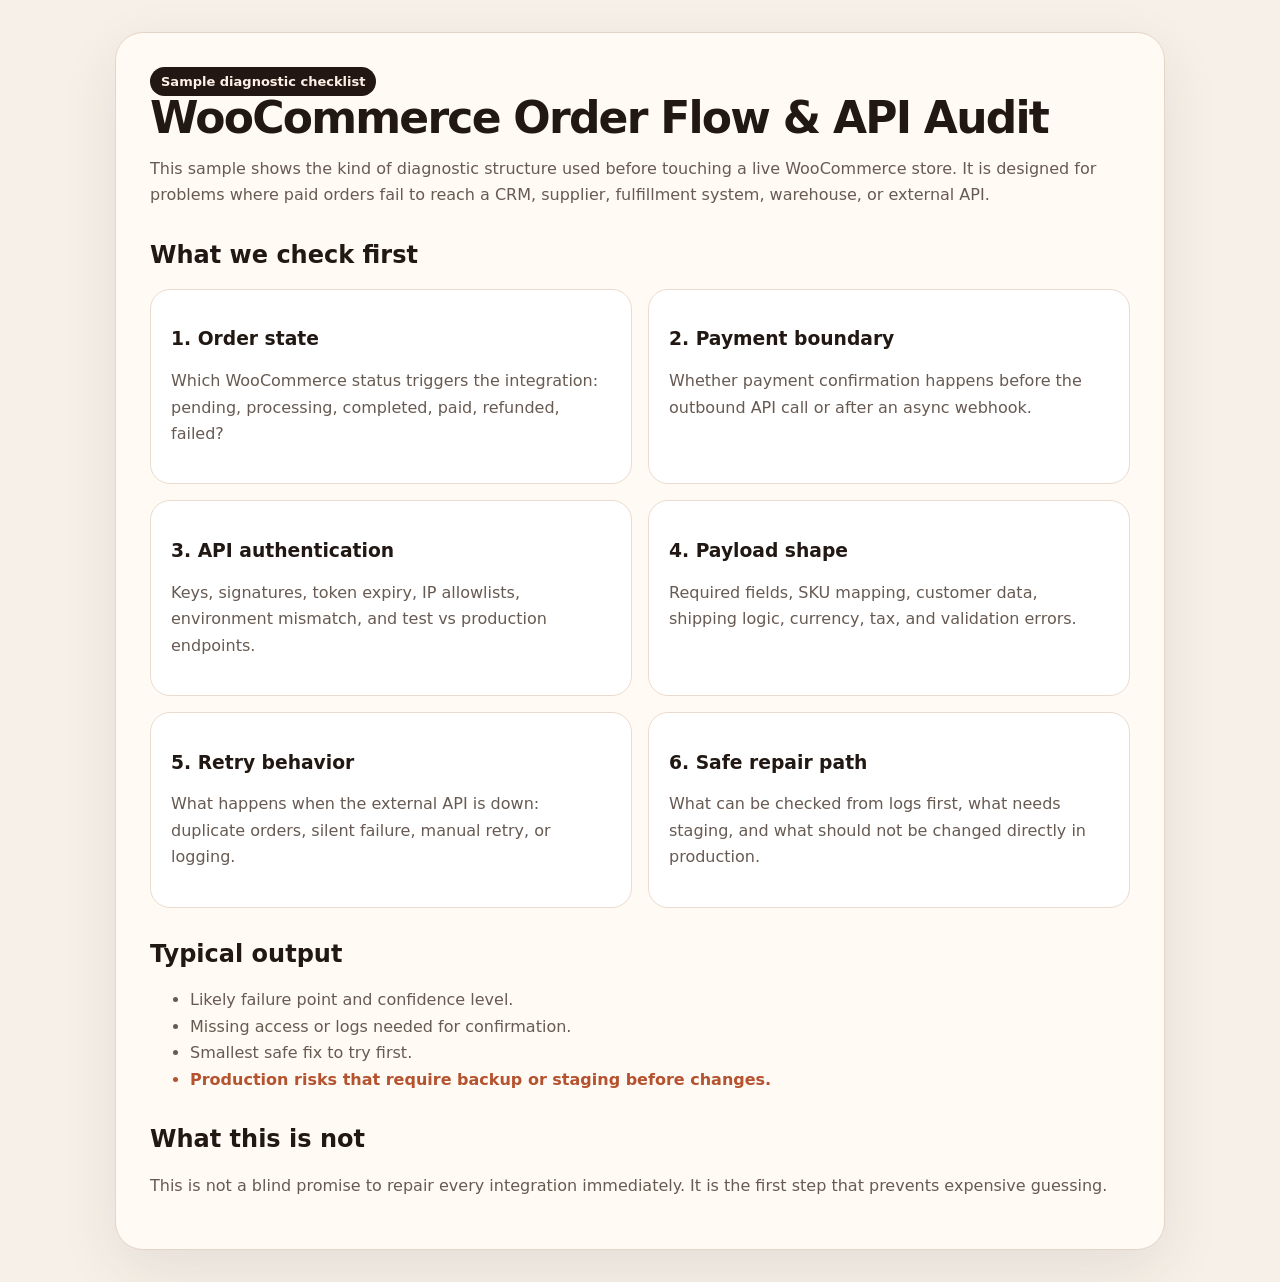
<file: demos/woocommerce-api-audit/index.html>
<!doctype html>
<html lang="en">
<head>
  <meta charset="utf-8" />
  <meta name="viewport" content="width=device-width, initial-scale=1" />
  <title>WooCommerce Order Flow & API Audit — Sample</title>
  <style>
    body{font-family:Inter,system-ui,-apple-system,BlinkMacSystemFont,"Segoe UI",sans-serif;background:#f6f0e8;color:#211713;margin:0;padding:32px}main{max-width:980px;margin:0 auto;background:#fffaf4;border:1px solid #e5d5c7;border-radius:28px;padding:34px;box-shadow:0 20px 60px rgba(69,43,28,.09)}h1{font-size:44px;line-height:1;margin:0 0 14px;letter-spacing:-.04em}h2{margin-top:32px}p,li{color:#675a52;line-height:1.65}.pill{display:inline-block;background:#231713;color:#fff0e7;padding:7px 11px;border-radius:999px;font-weight:850;font-size:13px}.grid{display:grid;grid-template-columns:repeat(2,minmax(0,1fr));gap:16px}.card{background:white;border:1px solid #eadbd0;border-radius:20px;padding:20px}.risk{color:#b5522f;font-weight:850}@media(max-width:720px){.grid{grid-template-columns:1fr}body{padding:18px}h1{font-size:34px}}</style>
</head>
<body>
<main>
  <span class="pill">Sample diagnostic checklist</span>
  <h1>WooCommerce Order Flow & API Audit</h1>
  <p>This sample shows the kind of diagnostic structure used before touching a live WooCommerce store. It is designed for problems where paid orders fail to reach a CRM, supplier, fulfillment system, warehouse, or external API.</p>
  <h2>What we check first</h2>
  <div class="grid">
    <div class="card"><h3>1. Order state</h3><p>Which WooCommerce status triggers the integration: pending, processing, completed, paid, refunded, failed?</p></div>
    <div class="card"><h3>2. Payment boundary</h3><p>Whether payment confirmation happens before the outbound API call or after an async webhook.</p></div>
    <div class="card"><h3>3. API authentication</h3><p>Keys, signatures, token expiry, IP allowlists, environment mismatch, and test vs production endpoints.</p></div>
    <div class="card"><h3>4. Payload shape</h3><p>Required fields, SKU mapping, customer data, shipping logic, currency, tax, and validation errors.</p></div>
    <div class="card"><h3>5. Retry behavior</h3><p>What happens when the external API is down: duplicate orders, silent failure, manual retry, or logging.</p></div>
    <div class="card"><h3>6. Safe repair path</h3><p>What can be checked from logs first, what needs staging, and what should not be changed directly in production.</p></div>
  </div>
  <h2>Typical output</h2>
  <ul>
    <li>Likely failure point and confidence level.</li>
    <li>Missing access or logs needed for confirmation.</li>
    <li>Smallest safe fix to try first.</li>
    <li class="risk">Production risks that require backup or staging before changes.</li>
  </ul>
  <h2>What this is not</h2>
  <p>This is not a blind promise to repair every integration immediately. It is the first step that prevents expensive guessing.</p>
</main>
</body>
</html>
</file>
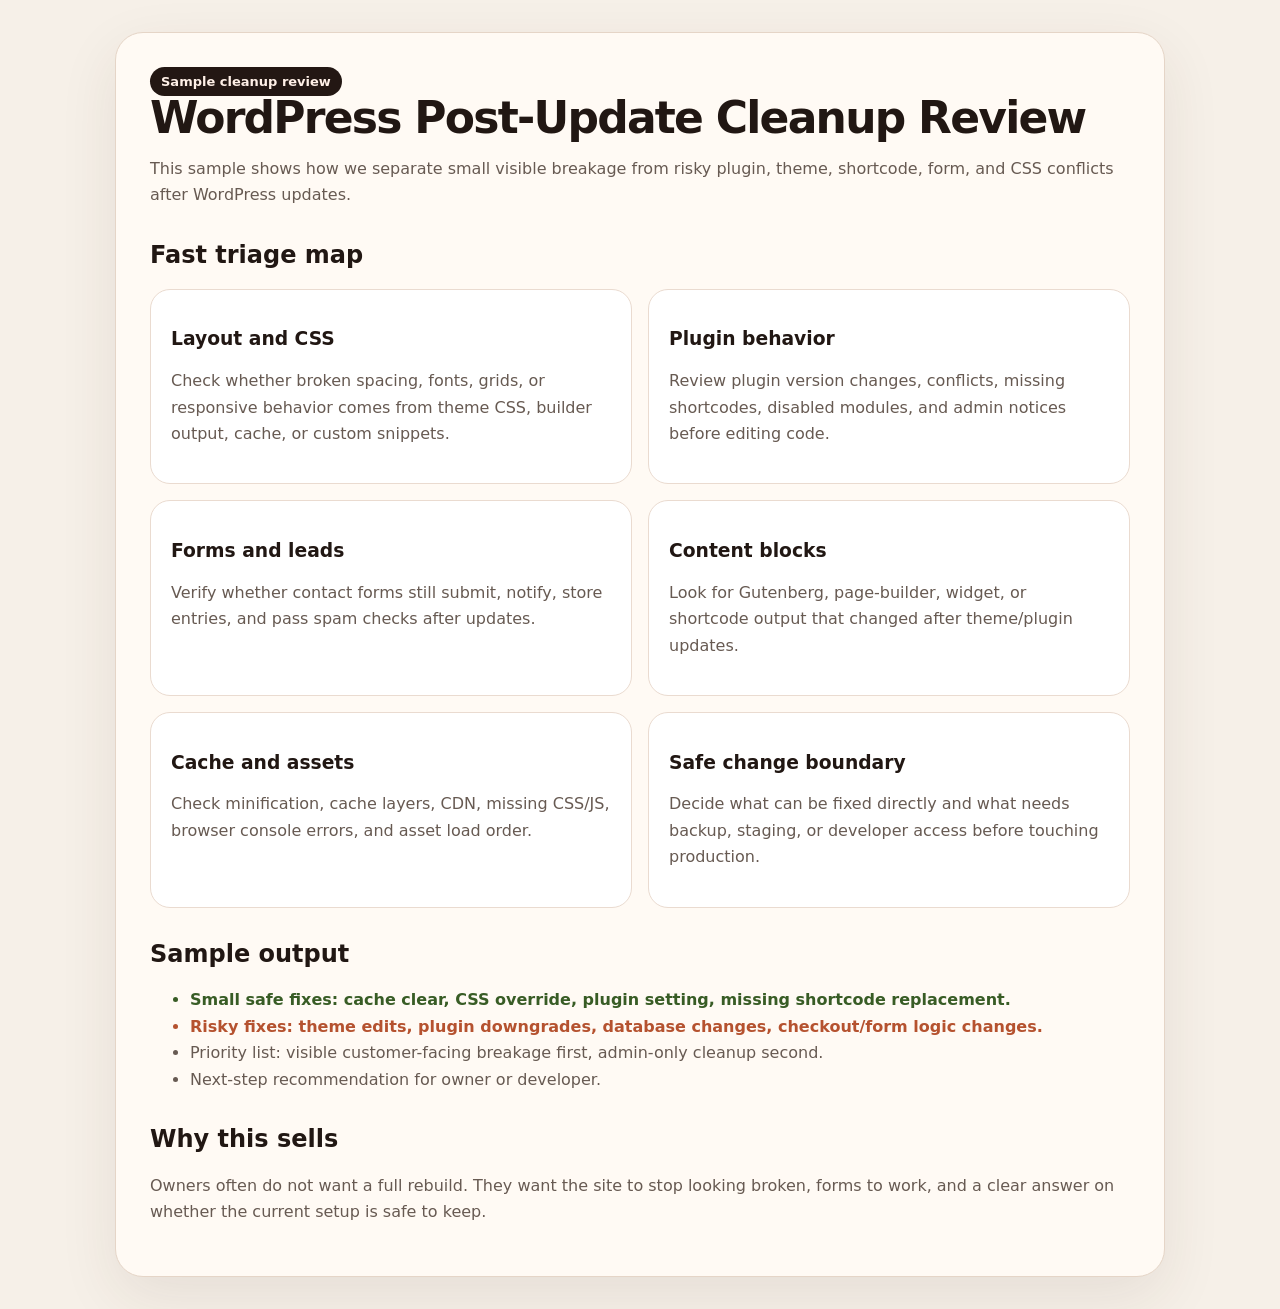
<file: demos/wordpress-cleanup-review/index.html>
<!doctype html>
<html lang="en">
<head>
  <meta charset="utf-8" />
  <meta name="viewport" content="width=device-width, initial-scale=1" />
  <title>WordPress Post-Update Cleanup Review — Sample</title>
  <style>
    body{font-family:Inter,system-ui,-apple-system,BlinkMacSystemFont,"Segoe UI",sans-serif;background:#f6f0e8;color:#211713;margin:0;padding:32px}main{max-width:980px;margin:0 auto;background:#fffaf4;border:1px solid #e5d5c7;border-radius:28px;padding:34px;box-shadow:0 20px 60px rgba(69,43,28,.09)}h1{font-size:44px;line-height:1;margin:0 0 14px;letter-spacing:-.04em}h2{margin-top:32px}p,li{color:#675a52;line-height:1.65}.pill{display:inline-block;background:#231713;color:#fff0e7;padding:7px 11px;border-radius:999px;font-weight:850;font-size:13px}.grid{display:grid;grid-template-columns:repeat(2,minmax(0,1fr));gap:16px}.card{background:white;border:1px solid #eadbd0;border-radius:20px;padding:20px}.ok{color:#385c25;font-weight:850}.warn{color:#b5522f;font-weight:850}@media(max-width:720px){.grid{grid-template-columns:1fr}body{padding:18px}h1{font-size:34px}}</style>
</head>
<body>
<main>
  <span class="pill">Sample cleanup review</span>
  <h1>WordPress Post-Update Cleanup Review</h1>
  <p>This sample shows how we separate small visible breakage from risky plugin, theme, shortcode, form, and CSS conflicts after WordPress updates.</p>
  <h2>Fast triage map</h2>
  <div class="grid">
    <div class="card"><h3>Layout and CSS</h3><p>Check whether broken spacing, fonts, grids, or responsive behavior comes from theme CSS, builder output, cache, or custom snippets.</p></div>
    <div class="card"><h3>Plugin behavior</h3><p>Review plugin version changes, conflicts, missing shortcodes, disabled modules, and admin notices before editing code.</p></div>
    <div class="card"><h3>Forms and leads</h3><p>Verify whether contact forms still submit, notify, store entries, and pass spam checks after updates.</p></div>
    <div class="card"><h3>Content blocks</h3><p>Look for Gutenberg, page-builder, widget, or shortcode output that changed after theme/plugin updates.</p></div>
    <div class="card"><h3>Cache and assets</h3><p>Check minification, cache layers, CDN, missing CSS/JS, browser console errors, and asset load order.</p></div>
    <div class="card"><h3>Safe change boundary</h3><p>Decide what can be fixed directly and what needs backup, staging, or developer access before touching production.</p></div>
  </div>
  <h2>Sample output</h2>
  <ul>
    <li class="ok">Small safe fixes: cache clear, CSS override, plugin setting, missing shortcode replacement.</li>
    <li class="warn">Risky fixes: theme edits, plugin downgrades, database changes, checkout/form logic changes.</li>
    <li>Priority list: visible customer-facing breakage first, admin-only cleanup second.</li>
    <li>Next-step recommendation for owner or developer.</li>
  </ul>
  <h2>Why this sells</h2>
  <p>Owners often do not want a full rebuild. They want the site to stop looking broken, forms to work, and a clear answer on whether the current setup is safe to keep.</p>
</main>
</body>
</html>
</file>
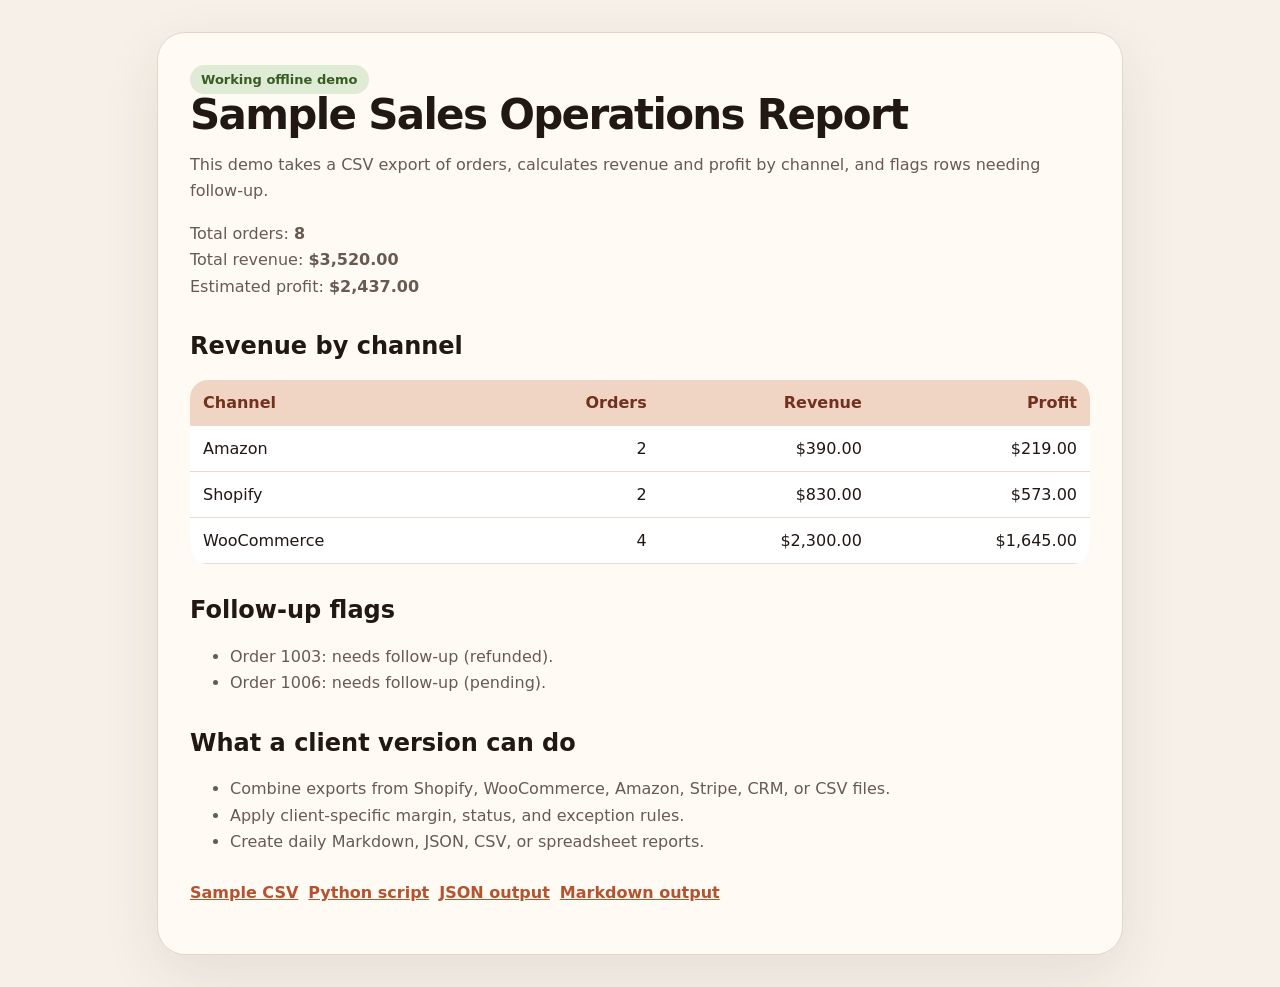
<file: demos/spreadsheet-automation-pack/sample_report.html>
<!doctype html>
<html lang="en">
<head>
  <meta charset="utf-8" />
  <meta name="viewport" content="width=device-width, initial-scale=1" />
  <title>Spreadsheet Automation Pack — Sample Report</title>
  <style>
    body{font-family:Inter,system-ui,-apple-system,BlinkMacSystemFont,"Segoe UI",sans-serif;background:#f6f0e8;color:#211713;margin:0;padding:32px;}
    main{max-width:900px;margin:0 auto;background:#fffaf4;border:1px solid #e5d5c7;border-radius:28px;padding:32px;box-shadow:0 20px 60px rgba(69,43,28,.09)}
    h1{font-size:42px;line-height:1;margin:0 0 12px;letter-spacing:-.04em} h2{margin-top:32px} p,li{color:#675a52;line-height:1.65} table{width:100%;border-collapse:collapse;margin-top:14px;background:white;border-radius:18px;overflow:hidden} th,td{padding:13px;border-bottom:1px solid #eadbd0;text-align:left} th{background:#f0d5c5;color:#71311e} td:nth-child(n+2),th:nth-child(n+2){text-align:right}.pill{display:inline-block;background:#dfebd4;color:#385c25;padding:7px 11px;border-radius:999px;font-weight:800;font-size:13px}.links a{display:inline-block;margin:8px 10px 0 0;color:#b5522f;font-weight:800}</style>
</head>
<body>
<main>
  <span class="pill">Working offline demo</span>
  <h1>Sample Sales Operations Report</h1>
  <p>This demo takes a CSV export of orders, calculates revenue and profit by channel, and flags rows needing follow-up.</p>
  <p>Total orders: <strong>8</strong><br>Total revenue: <strong>$3,520.00</strong><br>Estimated profit: <strong>$2,437.00</strong></p>
  <h2>Revenue by channel</h2>
  <table><thead><tr><th>Channel</th><th>Orders</th><th>Revenue</th><th>Profit</th></tr></thead><tbody><tr><td>Amazon</td><td>2</td><td>$390.00</td><td>$219.00</td></tr><tr><td>Shopify</td><td>2</td><td>$830.00</td><td>$573.00</td></tr><tr><td>WooCommerce</td><td>4</td><td>$2,300.00</td><td>$1,645.00</td></tr></tbody></table>
  <h2>Follow-up flags</h2>
  <ul><li>Order 1003: needs follow-up (refunded).</li><li>Order 1006: needs follow-up (pending).</li></ul>
  <h2>What a client version can do</h2>
  <ul><li>Combine exports from Shopify, WooCommerce, Amazon, Stripe, CRM, or CSV files.</li><li>Apply client-specific margin, status, and exception rules.</li><li>Create daily Markdown, JSON, CSV, or spreadsheet reports.</li></ul>
  <p class="links"><a href="sample_orders.csv">Sample CSV</a><a href="build_report.py">Python script</a><a href="sample_report.json">JSON output</a><a href="sample_report.md">Markdown output</a></p>
</main>
</body>
</html>
</file>
<file: style.css>
:root {
  color-scheme: light;
  --bg: #f6f0e8;
  --ink: #211713;
  --muted: #675a52;
  --card: #fffaf4;
  --accent: #b5522f;
  --accent-dark: #71311e;
  --line: #e5d5c7;
}
* { box-sizing: border-box; }
body {
  margin: 0;
  font-family: Inter, ui-sans-serif, system-ui, -apple-system, BlinkMacSystemFont, "Segoe UI", sans-serif;
  background: radial-gradient(circle at 10% 0%, #fff6e7 0, var(--bg) 38%, #ebe1d8 100%);
  color: var(--ink);
}
main { max-width: 1120px; margin: 0 auto; padding: 42px 22px 72px; }
section { margin-top: 34px; }
.hero { padding: 58px 0 38px; }
.eyebrow { color: var(--accent); font-weight: 800; letter-spacing: .08em; text-transform: uppercase; font-size: 13px; }
.light { color: #f8d7c3; }
h1 { font-size: clamp(36px, 6.4vw, 72px); line-height: .96; margin: 12px 0 20px; max-width: 1040px; letter-spacing: -.055em; }
h2 { font-size: clamp(25px, 3vw, 34px); line-height: 1.08; margin: 0 0 16px; letter-spacing: -.025em; }
.lead { font-size: clamp(20px, 2.2vw, 25px); line-height: 1.45; color: var(--muted); max-width: 820px; }
ul { margin: 0; padding-left: 20px; color: var(--muted); line-height: 1.72; font-size: 17px; }
p { color: var(--muted); line-height: 1.65; font-size: 17px; }
.grid { display: grid; gap: 22px; }
.two { grid-template-columns: repeat(2, minmax(0, 1fr)); }
.card { border: 1px solid var(--line); background: rgba(255,250,244,.84); border-radius: 26px; padding: 28px; box-shadow: 0 20px 60px rgba(69,43,28,.09); }
.soft { background: rgba(255,255,255,.58); }
.cta-row { display: flex; flex-wrap: wrap; align-items: center; gap: 18px; margin-top: 30px; max-width: 880px; color: var(--muted); font-size: 16px; }
.button { display: inline-block; padding: 16px 23px; border-radius: 999px; background: var(--accent); color: #fff; text-decoration: none; font-weight: 850; box-shadow: 0 14px 30px rgba(181,82,47,.24); }
.button:hover { background: var(--accent-dark); }
.secondary { margin-top: 10px; background: #fff; color: var(--accent-dark); }
.steps { display: grid; grid-template-columns: repeat(3, 1fr); gap: 16px; }
.steps div { background: #fffaf4; border: 1px solid var(--line); border-radius: 24px; padding: 24px; }
.steps strong { display: inline-grid; place-items: center; width: 38px; height: 38px; border-radius: 50%; background: #edd3c2; color: var(--accent-dark); margin-bottom: 8px; }
.offer { border-radius: 32px; padding: 34px; background: linear-gradient(135deg, #241915, #7b4028); color: white; }
.offer h2 { color: #fff; }
.offer p { color: #f6ded0; max-width: 790px; }
@media (max-width: 760px) {
  main { padding: 28px 18px 52px; }
  .two, .steps { grid-template-columns: 1fr; }
  .hero { padding-top: 24px; }
}
.section-lead { max-width: 820px; font-size: 18px; }
.product-list { display: grid; grid-template-columns: repeat(3, minmax(0, 1fr)); gap: 18px; margin-top: 20px; }
.products h3 { margin: 12px 0 10px; font-size: 24px; letter-spacing: -.02em; }
.product-card { display: flex; flex-direction: column; min-height: 100%; }
.product-card p { margin-top: 0; }
.product-topline { display: flex; justify-content: space-between; align-items: center; gap: 10px; color: var(--muted); font-size: 13px; font-weight: 750; }
.tag { display: inline-block; padding: 7px 11px; border-radius: 999px; background: #f0d5c5; color: var(--accent-dark); font-size: 12px; font-weight: 850; white-space: nowrap; }
.tag.hot { background: #231713; color: #fff0e7; }
.tag.tested { background: #dfebd4; color: #385c25; }
.tag.draft-tag { background: #eee3bd; color: #665414; }
.featured { border-color: #c87955; box-shadow: 0 22px 70px rgba(181,82,47,.16); }
.draft { opacity: .92; }
@media (max-width: 980px) { .product-list { grid-template-columns: repeat(2, minmax(0, 1fr)); } }
@media (max-width: 640px) { .product-list { grid-template-columns: 1fr; } .product-topline { align-items: flex-start; flex-direction: column; } }
</file>
